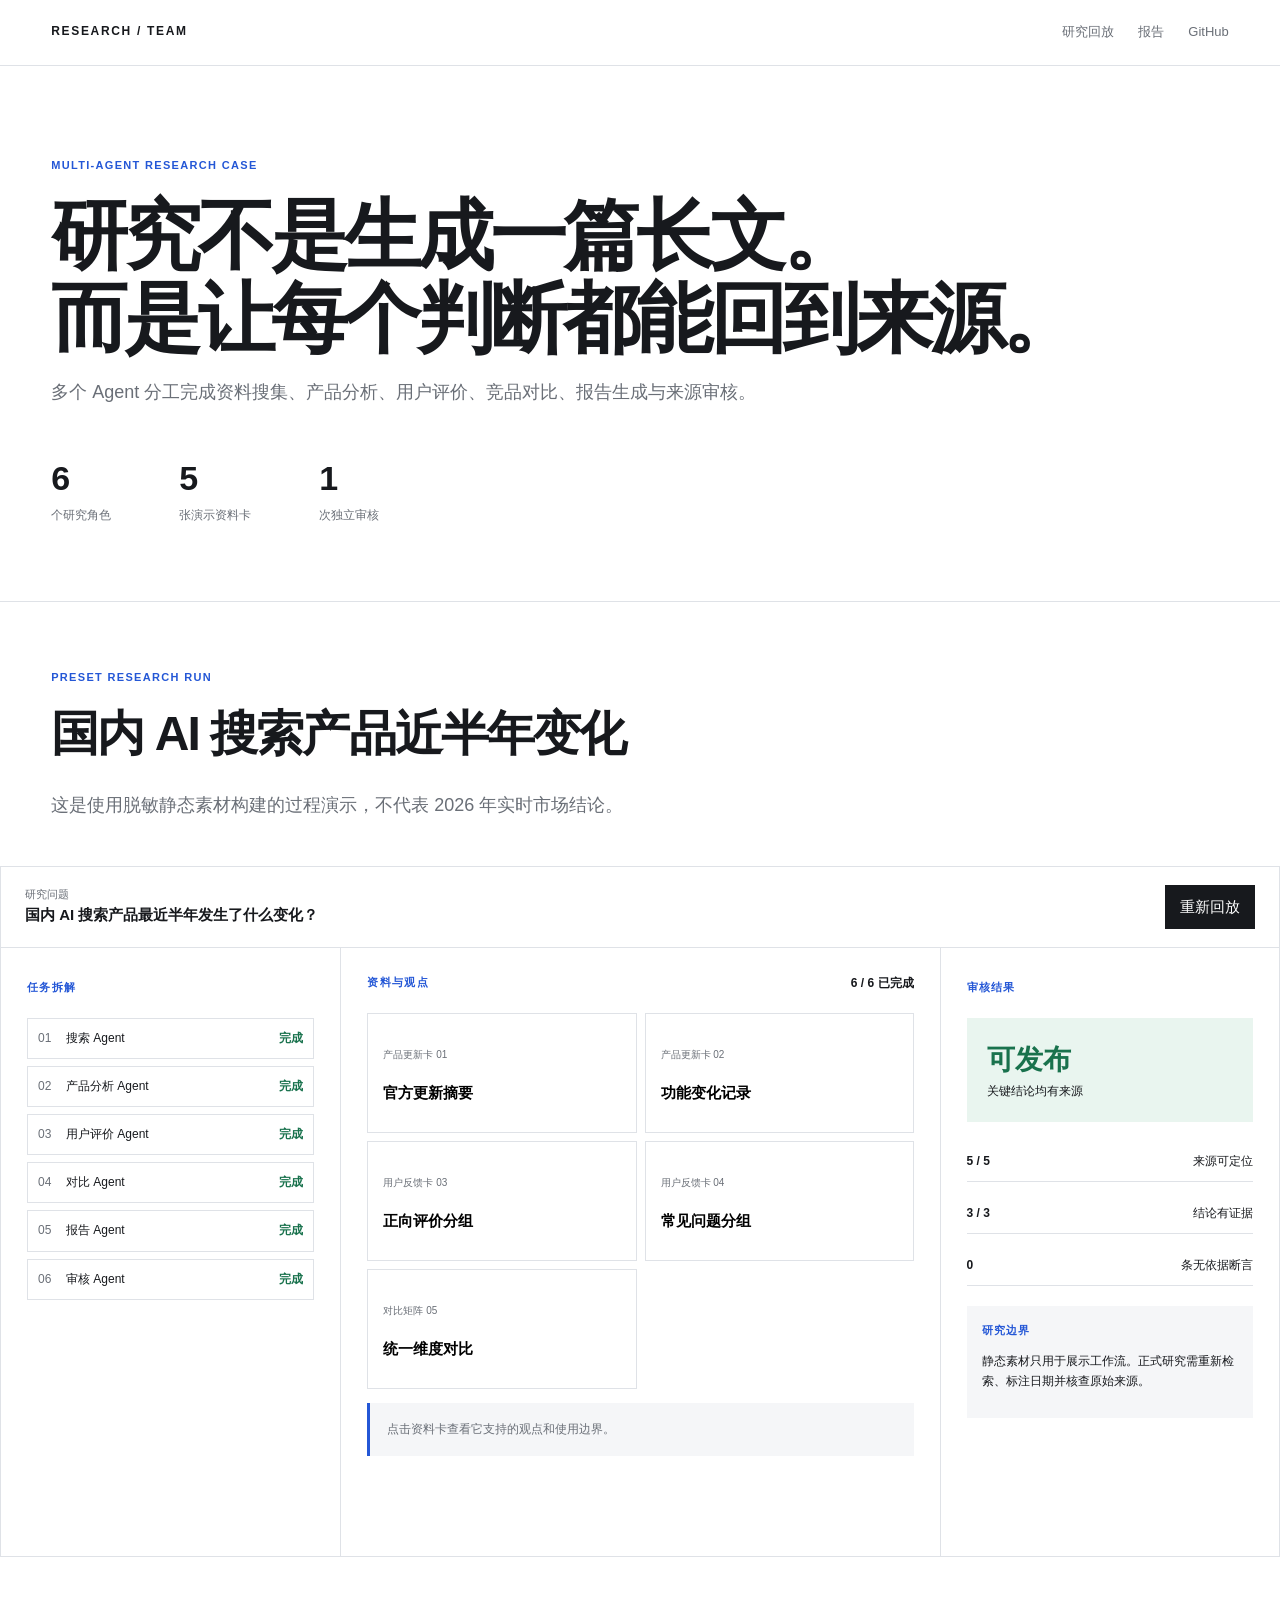
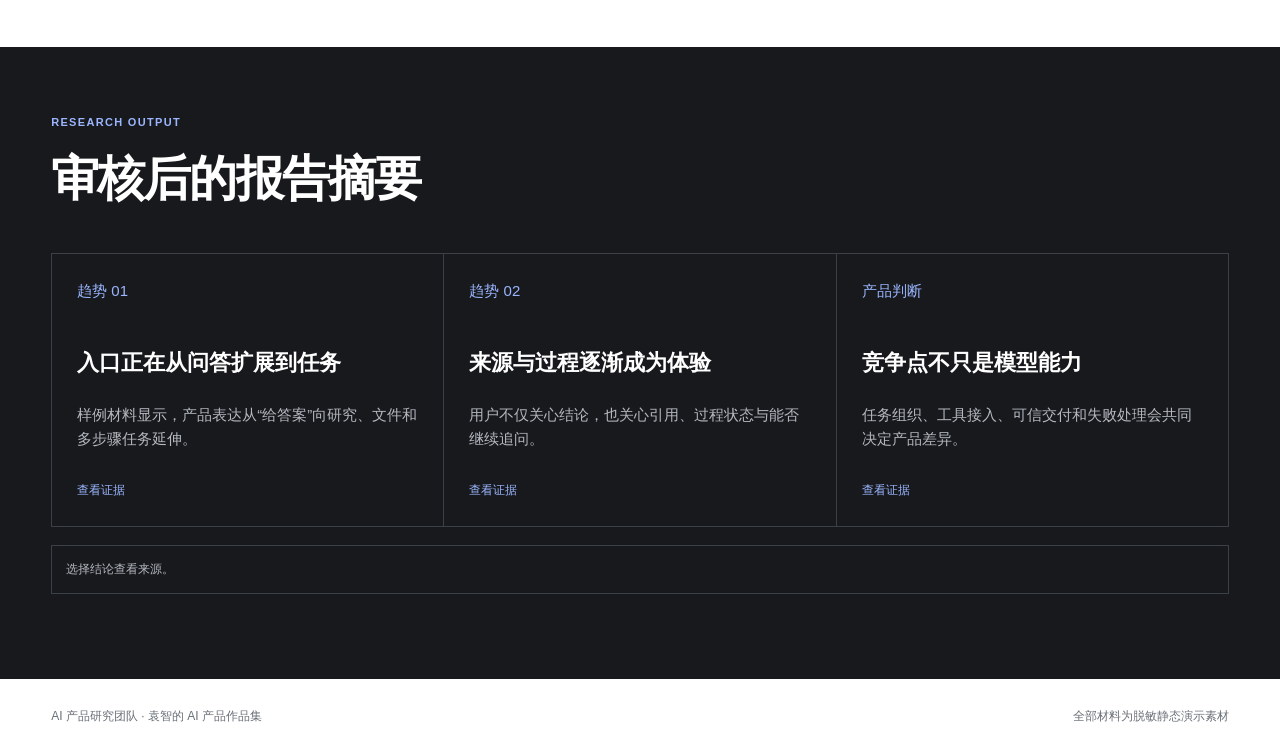
<file: index.html>
<!doctype html><html lang="zh-CN"><head><meta charset="utf-8"><meta name="viewport" content="width=device-width,initial-scale=1"><title>AI 产品研究团队</title><link rel="stylesheet" href="styles.css"></head><body>
<header><b>RESEARCH / TEAM</b><nav><a href="#demo">研究回放</a><a href="#report">报告</a><a href="https://github.com/ljj24681379-png/multi-agent-research">GitHub</a></nav></header>
<main><section class="hero"><small>MULTI-AGENT RESEARCH CASE</small><h1>研究不是生成一篇长文。<br>而是让每个判断都能回到来源。</h1><p>多个 Agent 分工完成资料搜集、产品分析、用户评价、竞品对比、报告生成与来源审核。</p><div class="metrics"><b>6<span>个研究角色</span></b><b>5<span>张演示资料卡</span></b><b>1<span>次独立审核</span></b></div></section>
<section class="title" id="demo"><small>PRESET RESEARCH RUN</small><h2>国内 AI 搜索产品近半年变化</h2><p>这是使用脱敏静态素材构建的过程演示，不代表 2026 年实时市场结论。</p></section>
<section class="query"><div><span>研究问题</span><b>国内 AI 搜索产品最近半年发生了什么变化？</b></div><button id="replay">重新回放</button></section>
<section class="workspace"><aside><label>任务拆解</label><div id="agents" class="agent-list"></div></aside><section><div class="head"><label>资料与观点</label><strong id="progress">6 / 6 已完成</strong></div><div id="cards" class="cards"></div><article id="detail" class="detail">点击资料卡查看它支持的观点和使用边界。</article></section><aside><label>审核结果</label><div class="audit"><strong>可发布</strong><span>关键结论均有来源</span></div><div class="checks"><p><b>5 / 5</b> 来源可定位</p><p><b>3 / 3</b> 结论有证据</p><p><b>0</b> 条无依据断言</p></div><article class="boundary"><small>研究边界</small><p>静态素材只用于展示工作流。正式研究需重新检索、标注日期并核查原始来源。</p></article></aside></section>
<section class="report" id="report"><div class="title"><small>RESEARCH OUTPUT</small><h2>审核后的报告摘要</h2></div><div class="report-grid"><article><span>趋势 01</span><h3>入口正在从问答扩展到任务</h3><p>样例材料显示，产品表达从“给答案”向研究、文件和多步骤任务延伸。</p><a data-source="产品更新卡 01、02">查看证据</a></article><article><span>趋势 02</span><h3>来源与过程逐渐成为体验</h3><p>用户不仅关心结论，也关心引用、过程状态与能否继续追问。</p><a data-source="用户反馈卡 03、04">查看证据</a></article><article><span>产品判断</span><h3>竞争点不只是模型能力</h3><p>任务组织、工具接入、可信交付和失败处理会共同决定产品差异。</p><a data-source="对比矩阵 05">查看证据</a></article></div><div id="sourceToast" class="toast">选择结论查看来源。</div></section></main>
<footer>AI 产品研究团队 · 袁智的 AI 产品作品集 <span>全部材料为脱敏静态演示素材</span></footer><script src="app.js"></script></body></html>
</file>
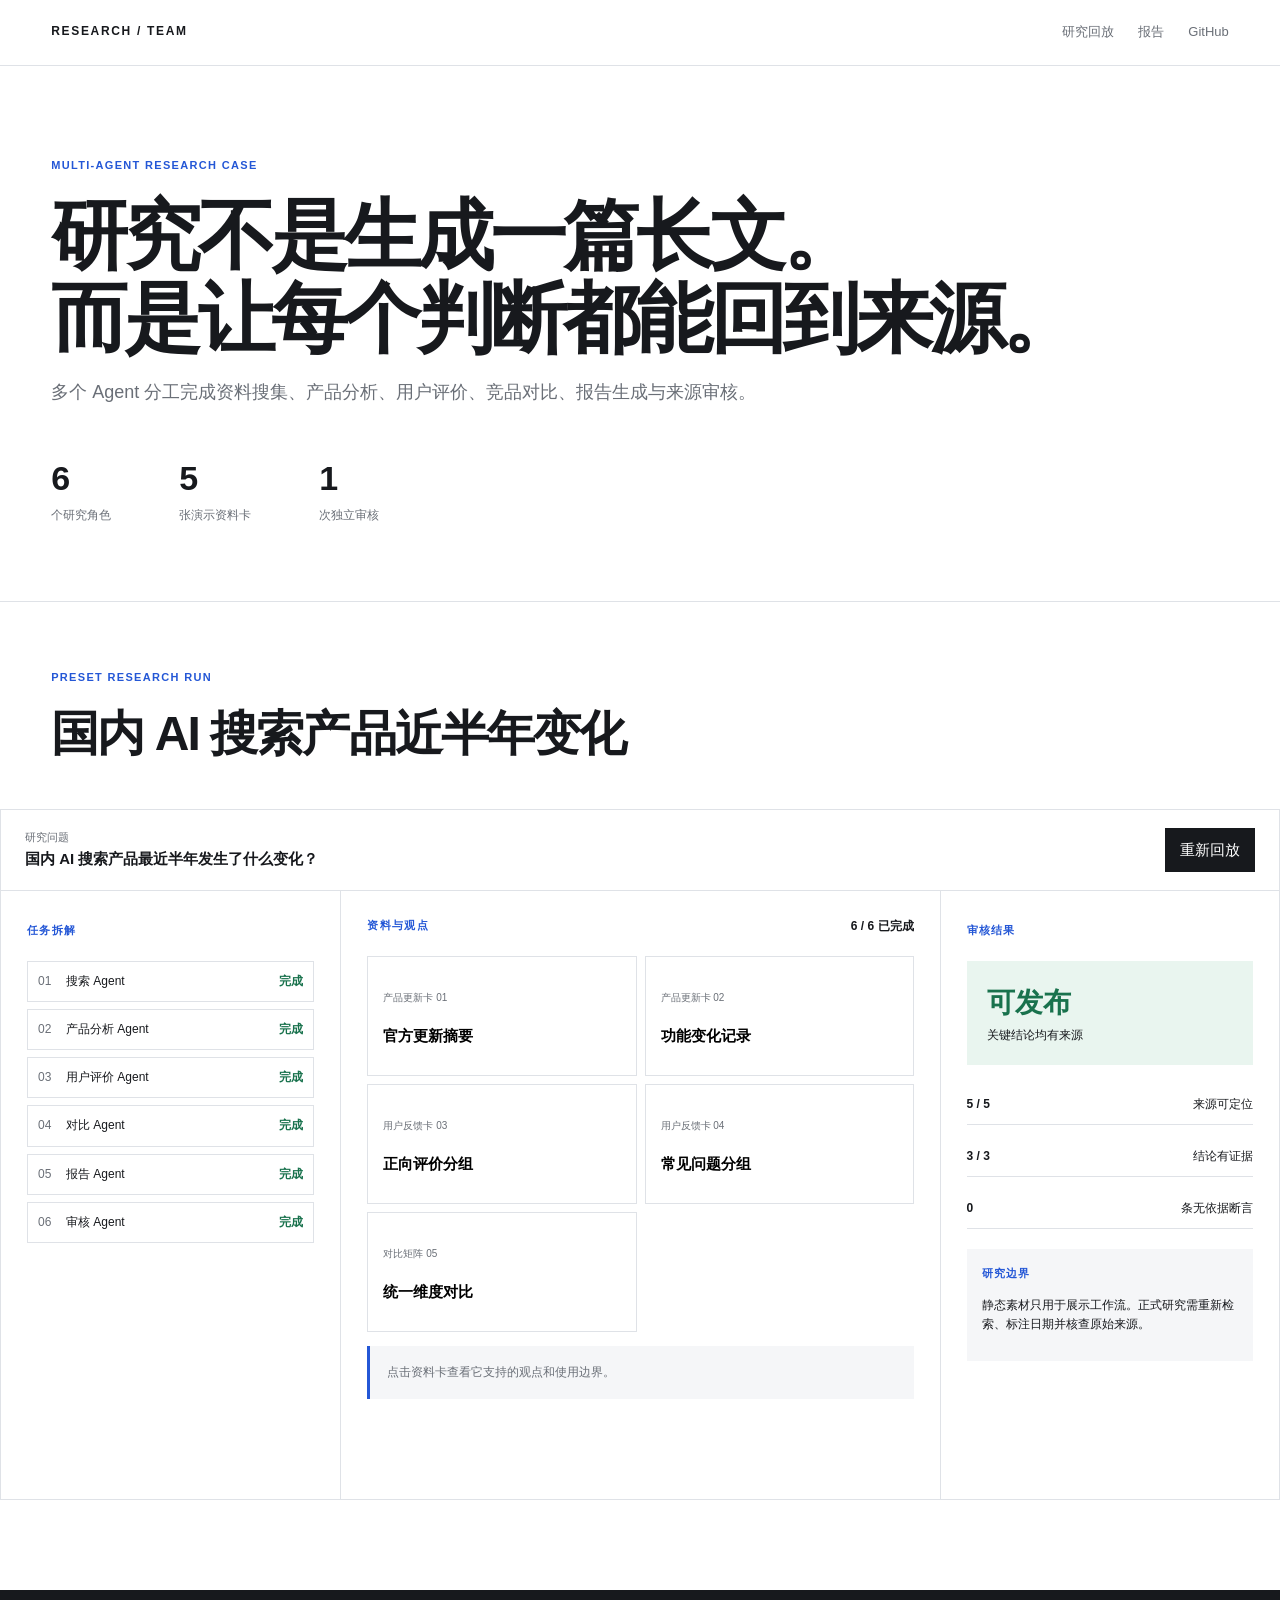
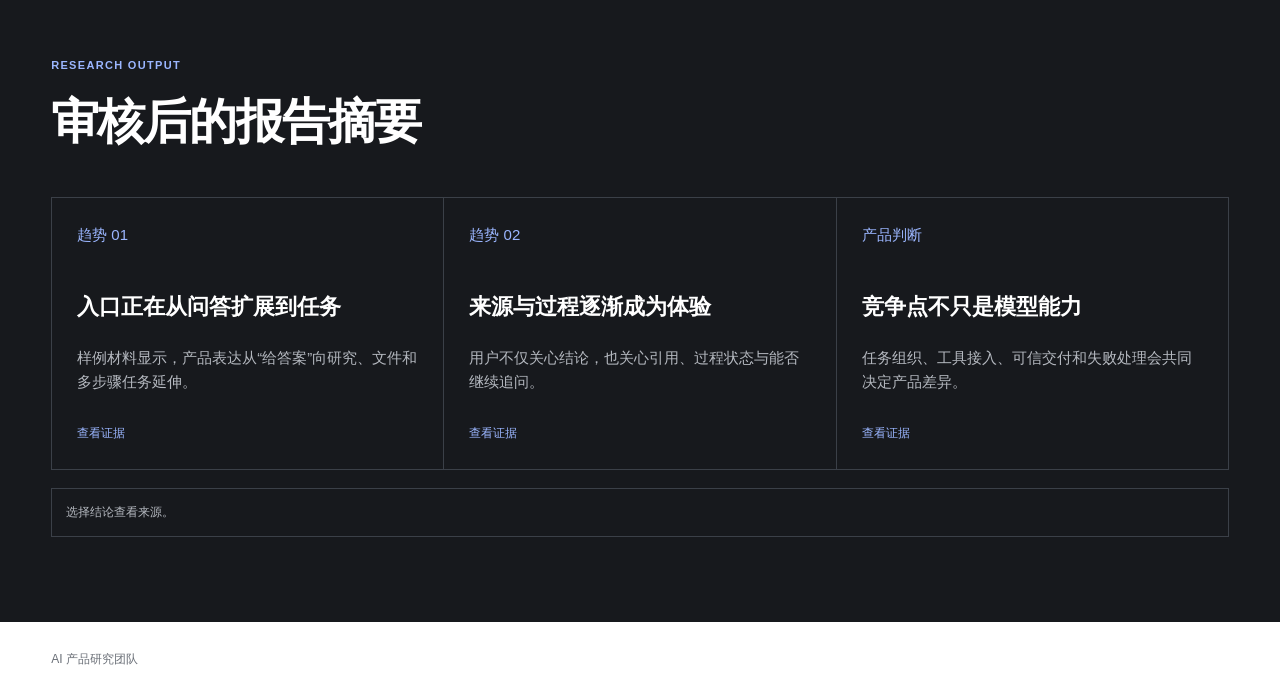
<file: app/index.html>
<!doctype html><html lang="zh-CN"><head><meta charset="utf-8"><meta name="viewport" content="width=device-width,initial-scale=1"><title>AI 产品研究团队</title><link rel="stylesheet" href="styles.css"></head><body>
<header><b>RESEARCH / TEAM</b><nav><a href="#demo">研究回放</a><a href="#report">报告</a><a href="https://github.com/ljj24681379-png/multi-agent-research">GitHub</a></nav></header>
<main><section class="hero"><small>MULTI-AGENT RESEARCH CASE</small><h1>研究不是生成一篇长文。<br>而是让每个判断都能回到来源。</h1><p>多个 Agent 分工完成资料搜集、产品分析、用户评价、竞品对比、报告生成与来源审核。</p><div class="metrics"><b>6<span>个研究角色</span></b><b>5<span>张演示资料卡</span></b><b>1<span>次独立审核</span></b></div></section>
<section class="title" id="demo"><small>PRESET RESEARCH RUN</small><h2>国内 AI 搜索产品近半年变化</h2></section>
<section class="query"><div><span>研究问题</span><b>国内 AI 搜索产品最近半年发生了什么变化？</b></div><button id="replay">重新回放</button></section>
<section class="workspace"><aside><label>任务拆解</label><div id="agents" class="agent-list"></div></aside><section><div class="head"><label>资料与观点</label><strong id="progress">6 / 6 已完成</strong></div><div id="cards" class="cards"></div><article id="detail" class="detail">点击资料卡查看它支持的观点和使用边界。</article></section><aside><label>审核结果</label><div class="audit"><strong>可发布</strong><span>关键结论均有来源</span></div><div class="checks"><p><b>5 / 5</b> 来源可定位</p><p><b>3 / 3</b> 结论有证据</p><p><b>0</b> 条无依据断言</p></div><article class="boundary"><small>研究边界</small><p>静态素材只用于展示工作流。正式研究需重新检索、标注日期并核查原始来源。</p></article></aside></section>
<section class="report" id="report"><div class="title"><small>RESEARCH OUTPUT</small><h2>审核后的报告摘要</h2></div><div class="report-grid"><article><span>趋势 01</span><h3>入口正在从问答扩展到任务</h3><p>样例材料显示，产品表达从“给答案”向研究、文件和多步骤任务延伸。</p><a data-source="产品更新卡 01、02">查看证据</a></article><article><span>趋势 02</span><h3>来源与过程逐渐成为体验</h3><p>用户不仅关心结论，也关心引用、过程状态与能否继续追问。</p><a data-source="用户反馈卡 03、04">查看证据</a></article><article><span>产品判断</span><h3>竞争点不只是模型能力</h3><p>任务组织、工具接入、可信交付和失败处理会共同决定产品差异。</p><a data-source="对比矩阵 05">查看证据</a></article></div><div id="sourceToast" class="toast">选择结论查看来源。</div></section></main>
<footer>AI 产品研究团队</footer><script src="app.js"></script></body></html>
</file>
<file: styles.css>
:root{--ink:#17191d;--muted:#6a6f77;--line:#dfe2e7;--soft:#f5f6f8;--blue:#2457d6;--green:#19724d}*{box-sizing:border-box}body{margin:0;color:var(--ink);font:15px/1.6 Inter,"Microsoft YaHei",sans-serif}a{text-decoration:none;color:inherit;cursor:pointer}button{font:inherit}header{position:sticky;top:0;z-index:3;display:flex;justify-content:space-between;padding:22px 4vw;border-bottom:1px solid var(--line);background:#fff}header b{font-size:12px;letter-spacing:.14em}nav{display:flex;gap:24px;color:var(--muted);font-size:13px}.hero,.title,.query,.workspace,.report{max-width:1400px;margin:auto}.hero,.title,.report{padding-left:4vw;padding-right:4vw}.hero{padding-top:86px;padding-bottom:76px;border-bottom:1px solid var(--line)}small,label{color:var(--blue);font-size:11px;font-weight:800;letter-spacing:.12em}h1{margin:18px 0;font-size:clamp(44px,6vw,82px);line-height:1.08;letter-spacing:-.05em}.hero>p,.title>p{max-width:760px;color:var(--muted);font-size:18px}.metrics{display:flex;gap:68px;margin-top:45px}.metrics b{font-size:34px}.metrics span{display:block;color:var(--muted);font-size:12px;font-weight:400}.title{padding-top:62px;padding-bottom:28px}.title h2{margin:8px 0;font-size:clamp(30px,4vw,48px);letter-spacing:-.04em}.query{display:flex;justify-content:space-between;align-items:center;padding:18px 24px;border:1px solid var(--line);border-bottom:0}.query span{display:block;color:var(--muted);font-size:11px}.query button{padding:10px 15px;border:0;background:var(--ink);color:#fff}.workspace{display:grid;grid-template-columns:.85fr 1.5fr .85fr;min-height:610px;margin-bottom:90px;border:1px solid var(--line)}.workspace>*{padding:26px}.workspace>*+*{border-left:1px solid var(--line)}.agent-list{display:grid;gap:7px;margin-top:20px}.agent{display:grid;grid-template-columns:28px 1fr auto;padding:10px;border:1px solid var(--line);font-size:12px}.agent i{font-style:normal;color:var(--muted)}.agent b{color:var(--green)}.agent.wait{opacity:.38}.head{display:flex;justify-content:space-between}.head strong{font-size:12px}.cards{display:grid;grid-template-columns:1fr 1fr;gap:8px;margin-top:20px}.card{min-height:120px;padding:15px;border:1px solid var(--line);background:#fff;text-align:left}.card:hover,.card.on{border-color:var(--blue);background:#f7f9ff}.card span{color:var(--muted);font-size:10px}.card b{display:block;margin-top:16px}.detail{margin-top:14px;padding:17px;border-left:3px solid var(--blue);background:var(--soft);color:var(--muted);font-size:12px}.audit{display:grid;margin:20px 0;padding:20px;background:#e9f5ef}.audit strong{font-size:28px;color:var(--green)}.audit span{font-size:12px}.checks p{display:flex;justify-content:space-between;padding:10px 0;border-bottom:1px solid var(--line);font-size:12px}.boundary{margin-top:20px;padding:15px;background:var(--soft);font-size:12px}.report{max-width:none;padding-bottom:85px;background:var(--ink);color:#fff}.report>.title{max-width:1400px;padding-left:0}.report small,.report-grid span{color:#9bb6ff}.report-grid{display:grid;grid-template-columns:repeat(3,1fr);max-width:1280px;margin:auto;border-top:1px solid #3b4048;border-left:1px solid #3b4048}.report-grid article{min-height:260px;padding:25px;border-right:1px solid #3b4048;border-bottom:1px solid #3b4048}.report-grid h3{margin-top:42px;font-size:22px}.report-grid p{color:#b4b8bf}.report-grid a{display:inline-block;margin-top:15px;color:#9bb6ff;font-size:12px}.toast{max-width:1280px;margin:18px auto 0;padding:14px;border:1px solid #3b4048;color:#b4b8bf;font-size:12px}footer{display:flex;justify-content:space-between;padding:28px 4vw;color:var(--muted);font-size:12px}@media(max-width:900px){.workspace{grid-template-columns:1fr 1.5fr;margin:0 3vw 70px}.workspace>aside:last-child{grid-column:1/-1;border-left:0;border-top:1px solid var(--line)}.report-grid{grid-template-columns:1fr}}@media(max-width:650px){nav a:not(:last-child){display:none}.hero{padding:55px 20px}.metrics{gap:20px}.title{padding:48px 20px 24px}.query{display:block;margin:0 12px}.query button{margin-top:12px}.workspace{display:block;margin:0 12px 55px}.workspace>*+*{border-left:0;border-top:1px solid var(--line)}.cards{grid-template-columns:1fr}footer{display:block}}
</file>
<file: app/styles.css>
:root{--ink:#17191d;--muted:#6a6f77;--line:#dfe2e7;--soft:#f5f6f8;--blue:#2457d6;--green:#19724d}*{box-sizing:border-box}body{margin:0;color:var(--ink);font:15px/1.6 Inter,"Microsoft YaHei",sans-serif}a{text-decoration:none;color:inherit;cursor:pointer}button{font:inherit}header{position:sticky;top:0;z-index:3;display:flex;justify-content:space-between;padding:22px 4vw;border-bottom:1px solid var(--line);background:#fff}header b{font-size:12px;letter-spacing:.14em}nav{display:flex;gap:24px;color:var(--muted);font-size:13px}.hero,.title,.query,.workspace,.report{max-width:1400px;margin:auto}.hero,.title,.report{padding-left:4vw;padding-right:4vw}.hero{padding-top:86px;padding-bottom:76px;border-bottom:1px solid var(--line)}small,label{color:var(--blue);font-size:11px;font-weight:800;letter-spacing:.12em}h1{margin:18px 0;font-size:clamp(44px,6vw,82px);line-height:1.08;letter-spacing:-.05em}.hero>p,.title>p{max-width:760px;color:var(--muted);font-size:18px}.metrics{display:flex;gap:68px;margin-top:45px}.metrics b{font-size:34px}.metrics span{display:block;color:var(--muted);font-size:12px;font-weight:400}.title{padding-top:62px;padding-bottom:28px}.title h2{margin:8px 0;font-size:clamp(30px,4vw,48px);letter-spacing:-.04em}.query{display:flex;justify-content:space-between;align-items:center;padding:18px 24px;border:1px solid var(--line);border-bottom:0}.query span{display:block;color:var(--muted);font-size:11px}.query button{padding:10px 15px;border:0;background:var(--ink);color:#fff}.workspace{display:grid;grid-template-columns:.85fr 1.5fr .85fr;min-height:610px;margin-bottom:90px;border:1px solid var(--line)}.workspace>*{padding:26px}.workspace>*+*{border-left:1px solid var(--line)}.agent-list{display:grid;gap:7px;margin-top:20px}.agent{display:grid;grid-template-columns:28px 1fr auto;padding:10px;border:1px solid var(--line);font-size:12px}.agent i{font-style:normal;color:var(--muted)}.agent b{color:var(--green)}.agent.wait{opacity:.38}.head{display:flex;justify-content:space-between}.head strong{font-size:12px}.cards{display:grid;grid-template-columns:1fr 1fr;gap:8px;margin-top:20px}.card{min-height:120px;padding:15px;border:1px solid var(--line);background:#fff;text-align:left}.card:hover,.card.on{border-color:var(--blue);background:#f7f9ff}.card span{color:var(--muted);font-size:10px}.card b{display:block;margin-top:16px}.detail{margin-top:14px;padding:17px;border-left:3px solid var(--blue);background:var(--soft);color:var(--muted);font-size:12px}.audit{display:grid;margin:20px 0;padding:20px;background:#e9f5ef}.audit strong{font-size:28px;color:var(--green)}.audit span{font-size:12px}.checks p{display:flex;justify-content:space-between;padding:10px 0;border-bottom:1px solid var(--line);font-size:12px}.boundary{margin-top:20px;padding:15px;background:var(--soft);font-size:12px}.report{max-width:none;padding-bottom:85px;background:var(--ink);color:#fff}.report>.title{max-width:1400px;padding-left:0}.report small,.report-grid span{color:#9bb6ff}.report-grid{display:grid;grid-template-columns:repeat(3,1fr);max-width:1280px;margin:auto;border-top:1px solid #3b4048;border-left:1px solid #3b4048}.report-grid article{min-height:260px;padding:25px;border-right:1px solid #3b4048;border-bottom:1px solid #3b4048}.report-grid h3{margin-top:42px;font-size:22px}.report-grid p{color:#b4b8bf}.report-grid a{display:inline-block;margin-top:15px;color:#9bb6ff;font-size:12px}.toast{max-width:1280px;margin:18px auto 0;padding:14px;border:1px solid #3b4048;color:#b4b8bf;font-size:12px}footer{display:flex;justify-content:space-between;padding:28px 4vw;color:var(--muted);font-size:12px}@media(max-width:900px){.workspace{grid-template-columns:1fr 1.5fr;margin:0 3vw 70px}.workspace>aside:last-child{grid-column:1/-1;border-left:0;border-top:1px solid var(--line)}.report-grid{grid-template-columns:1fr}}@media(max-width:650px){nav a:not(:last-child){display:none}.hero{padding:55px 20px}.metrics{gap:20px}.title{padding:48px 20px 24px}.query{display:block;margin:0 12px}.query button{margin-top:12px}.workspace{display:block;margin:0 12px 55px}.workspace>*+*{border-left:0;border-top:1px solid var(--line)}.cards{grid-template-columns:1fr}footer{display:block}}
</file>
